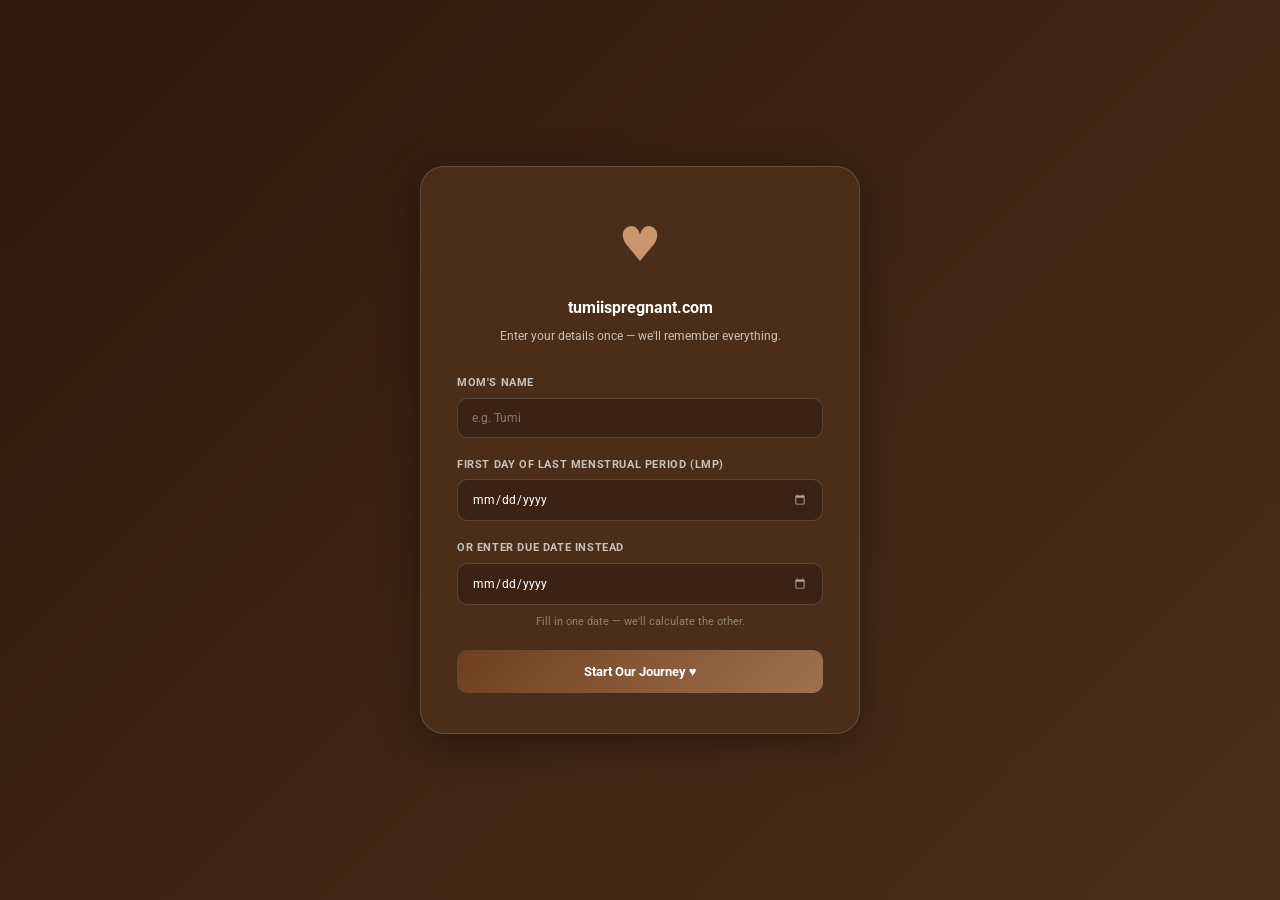
<file: index.html>
<!DOCTYPE html>
<html lang="en">
<head>
  <meta charset="UTF-8" />
  <meta name="viewport" content="width=device-width, initial-scale=1.0, viewport-fit=cover" />
  <title>Tumi is Pregnant ♥</title>

  <!-- PWA -->
  <link rel="manifest" href="/manifest.json" />
  <meta name="theme-color" content="#6b3f20" />
  <meta name="apple-mobile-web-app-capable" content="yes" />
  <meta name="apple-mobile-web-app-status-bar-style" content="black-translucent" />
  <meta name="apple-mobile-web-app-title" content="Tumi ♥" />
  <link rel="apple-touch-icon" href="/icon.svg" />
  <link rel="icon" type="image/svg+xml" href="/icon.svg" />

  <!-- SEO / social -->
  <meta name="description" content="Our private pregnancy journey — week tracker, daily wellness log &amp; memories." />
  <meta property="og:title" content="Tumi is Pregnant ♥" />
  <meta property="og:description" content="Our private pregnancy journey tracker." />
  <meta property="og:type" content="website" />

  <link rel="preconnect" href="https://fonts.googleapis.com">
  <link href="https://fonts.googleapis.com/css2?family=Roboto:wght@400;500;700&display=swap" rel="stylesheet">
  <link rel="stylesheet" href="style.css" />
</head>
<body>
<div id="app">

  <!-- ── Setup Screen (shown once) ── -->
  <div id="setup-screen" class="screen hidden">
    <div class="setup-card">
      <div class="heart-icon">♥</div>
      <h1>tumiispregnant.com</h1>
      <p class="subtitle">Enter your details once — we'll remember everything.</p>
      <div class="form-group">
        <label>Mom's name</label>
        <input type="text" id="mom-name-input" placeholder="e.g. Tumi" />
      </div>
      <div class="form-group">
        <label>First day of last menstrual period (LMP)</label>
        <input type="date" id="lmp-input" />
      </div>
      <div class="form-group">
        <label>Or enter due date instead</label>
        <input type="date" id="due-date-input" />
      </div>
      <p class="hint">Fill in one date — we'll calculate the other.</p>
      <button class="btn-primary" onclick="saveSetup()">Start Our Journey ♥</button>
    </div>
  </div>

  <!-- ── Main App ── -->
  <div id="main-app" class="screen hidden">

    <header>
      <div class="header-content">
        <div class="header-left">
          <span class="heart-small">♥</span>
          <span id="header-name">Our Journey</span>
        </div>
        <button class="btn-settings" onclick="showSettings()" title="Settings">⚙</button>
      </div>
    </header>

    <!-- Tab: Today -->
    <div id="tab-today" class="tab-pane">
      <main>
        <section class="progress-banner">
          <div class="week-display">
            <div class="week-number" id="week-number">0</div>
            <div class="week-label">weeks</div>
          </div>
          <div class="day-display">
            <div class="day-number" id="day-number">0</div>
            <div class="day-label">days</div>
          </div>
          <div class="trimester-badge" id="trimester-badge">1st Trimester</div>
        </section>

        <section class="progress-section">
          <div class="progress-track">
            <div class="progress-fill" id="progress-fill"></div>
          </div>
          <div class="progress-labels">
            <span>Week 1</span>
            <span id="days-remaining"></span>
            <span>Week 40</span>
          </div>
        </section>

        <section class="dates-row">
          <div class="date-card">
            <div class="date-card-label">Due Date</div>
            <div class="date-card-value" id="due-date-display">—</div>
          </div>
          <div class="date-card">
            <div class="date-card-label">Days Along</div>
            <div class="date-card-value" id="days-along">—</div>
          </div>
          <div class="date-card">
            <div class="date-card-label">Days Left</div>
            <div class="date-card-value" id="days-left">—</div>
          </div>
        </section>

        <section class="milestone-card">
          <div class="milestone-emoji" id="milestone-emoji">🌱</div>
          <div class="milestone-content">
            <h3 id="milestone-title">This week</h3>
            <p id="milestone-text">Loading…</p>
          </div>
        </section>

        <section class="checkin-section">
          <h2>How are you feeling today?</h2>
          <p class="checkin-sub" id="checkin-date-label">Log today's wellness</p>

          <div class="mood-grid">
            <button class="mood-btn" data-mood="great"    onclick="selectMood(this)"><span class="mood-emoji">😄</span><span>Great</span></button>
            <button class="mood-btn" data-mood="good"     onclick="selectMood(this)"><span class="mood-emoji">🙂</span><span>Good</span></button>
            <button class="mood-btn" data-mood="okay"     onclick="selectMood(this)"><span class="mood-emoji">😐</span><span>Okay</span></button>
            <button class="mood-btn" data-mood="tired"    onclick="selectMood(this)"><span class="mood-emoji">😴</span><span>Tired</span></button>
            <button class="mood-btn" data-mood="nauseous" onclick="selectMood(this)"><span class="mood-emoji">🤢</span><span>Nauseous</span></button>
            <button class="mood-btn" data-mood="rough"    onclick="selectMood(this)"><span class="mood-emoji">😞</span><span>Rough Day</span></button>
          </div>

          <div class="symptom-section">
            <label class="symptom-label">Symptoms today (select all that apply)</label>
            <div class="symptom-chips">
              <button class="chip" onclick="toggleChip(this)">Morning sickness</button>
              <button class="chip" onclick="toggleChip(this)">Fatigue</button>
              <button class="chip" onclick="toggleChip(this)">Heartburn</button>
              <button class="chip" onclick="toggleChip(this)">Back pain</button>
              <button class="chip" onclick="toggleChip(this)">Cravings</button>
              <button class="chip" onclick="toggleChip(this)">Headache</button>
              <button class="chip" onclick="toggleChip(this)">Swelling</button>
              <button class="chip" onclick="toggleChip(this)">Insomnia</button>
              <button class="chip" onclick="toggleChip(this)">Kicks felt</button>
              <button class="chip" onclick="toggleChip(this)">Braxton Hicks</button>
            </div>
          </div>

          <div class="notes-section">
            <label for="notes-input">Notes / thoughts for today</label>
            <textarea id="notes-input" placeholder="How was your day? Any moments worth remembering…" rows="3"></textarea>
          </div>

          <button class="btn-primary btn-save" onclick="saveCheckin()">Save Today's Entry ♥</button>
          <div id="save-feedback" class="save-feedback hidden">Entry saved! ✓</div>
        </section>
      </main>
    </div>

    <!-- Tab: Memories -->
    <div id="tab-memories" class="tab-pane hidden">
      <main>
        <div class="memories-header">
          <h2>The First 18 Weeks</h2>
          <p>Answer at your own pace — your answers are saved automatically as you go. These memories will power the summaries for your ObGyn and loved ones.</p>
        </div>
        <div id="retro-form"></div>
        <button class="btn-primary btn-save-retro" onclick="saveRetro()">Save Memories ♥</button>
        <div id="retro-feedback" class="save-feedback hidden">Memories saved! ✓</div>
      </main>
    </div>

    <!-- Tab: Summaries -->
    <div id="tab-summaries" class="tab-pane hidden">
      <main>
        <div class="summary-intro">
          <h2>Your Story, Two Ways</h2>
          <p>Generated from your daily logs and memories. Tap the copy button to share.</p>
        </div>

        <div class="summary-card">
          <div class="summary-card-header">
            <div class="summary-icon">🩺</div>
            <div>
              <h3>What We Tell the ObGyn</h3>
              <p class="summary-desc">Clinical, accurate, complete</p>
            </div>
          </div>
          <div class="summary-body" id="obgyn-summary">Tap "Refresh" to generate.</div>
          <div class="summary-actions">
            <button class="btn-refresh" onclick="renderSummaries()">↻ Refresh</button>
            <button class="btn-copy" onclick="copyText('obgyn-summary')">Copy ↗</button>
          </div>
        </div>

        <div class="summary-card">
          <div class="summary-card-header">
            <div class="summary-icon">💛</div>
            <div>
              <h3>What We Tell Friends &amp; Family</h3>
              <p class="summary-desc">Warm, personal, shareable</p>
            </div>
          </div>
          <div class="summary-body" id="family-summary">Tap "Refresh" to generate.</div>
          <div class="summary-actions">
            <button class="btn-refresh" onclick="renderSummaries()">↻ Refresh</button>
            <button class="btn-copy" onclick="copyText('family-summary')">Copy ↗</button>
          </div>
        </div>
      </main>
    </div>

    <!-- Tab: Journal -->
    <div id="tab-journal" class="tab-pane hidden">
      <main>
        <div class="journal-header">
          <h2>Wellness Journal</h2>
          <p>Your daily check-ins, newest first.</p>
        </div>
        <div id="history-list" class="history-list">
          <p class="empty-state">No entries yet — start logging today!</p>
        </div>
      </main>
    </div>

    <!-- Bottom Nav -->
    <nav class="bottom-nav">
      <button class="nav-btn active" id="nav-today"     onclick="showTab('today')">
        <span class="nav-icon">🏠</span><span>Today</span>
      </button>
      <button class="nav-btn" id="nav-memories"  onclick="showTab('memories')">
        <span class="nav-icon">💭</span><span>Memories</span>
      </button>
      <button class="nav-btn" id="nav-summaries" onclick="showTab('summaries')">
        <span class="nav-icon">📋</span><span>Summaries</span>
      </button>
      <button class="nav-btn" id="nav-journal"   onclick="showTab('journal')">
        <span class="nav-icon">📓</span><span>Journal</span>
      </button>
    </nav>

  </div><!-- /main-app -->

  <!-- Settings Modal -->
  <div id="settings-modal" class="modal hidden">
    <div class="modal-card">
      <h2>Settings</h2>
      <div class="form-group">
        <label>Mom's name</label>
        <input type="text" id="settings-mom-name" />
      </div>
      <div class="form-group">
        <label>First day of LMP</label>
        <input type="date" id="settings-lmp" />
      </div>
      <div class="form-group">
        <label>Due date</label>
        <input type="date" id="settings-due" />
      </div>
      <div class="modal-actions">
        <button class="btn-secondary" onclick="closeSettings()">Cancel</button>
        <button class="btn-primary" onclick="saveSettings()">Save</button>
      </div>
      <button class="btn-danger" onclick="resetApp()">Reset All Data</button>
    </div>
  </div>

</div><!-- /app -->
<script src="app.js"></script>
<script>
  if ('serviceWorker' in navigator) {
    navigator.serviceWorker.register('/sw.js').catch(() => {});
  }
</script>
</body>
</html>
</file>
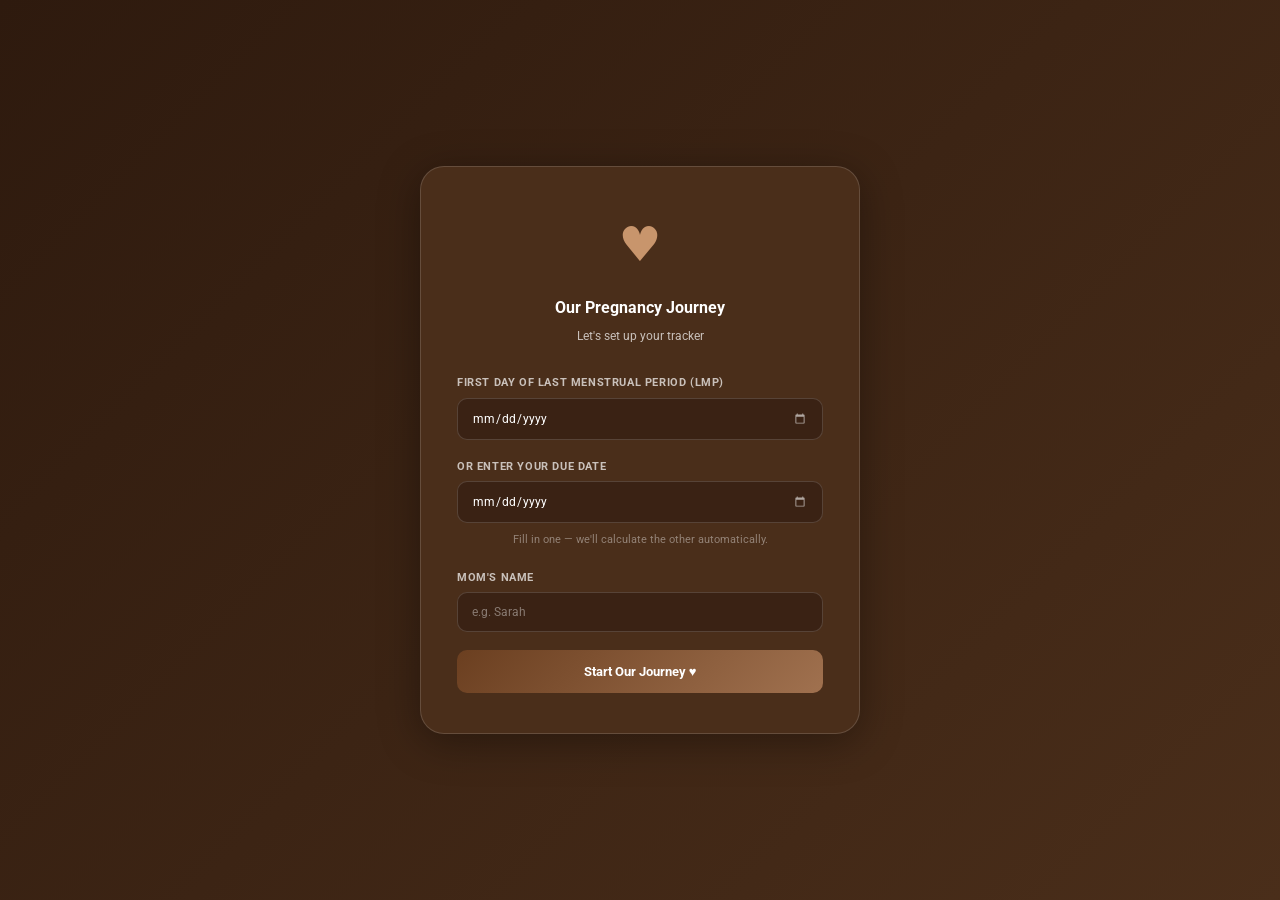
<file: pregnancy-tracker.html>
<!DOCTYPE html>
<html lang="en">
<head>
  <meta charset="UTF-8" />
  <meta name="viewport" content="width=device-width, initial-scale=1.0" />
  <title>Tumi's Pregnancy Journey ♥</title>
  <link rel="preconnect" href="https://fonts.googleapis.com">
  <link href="https://fonts.googleapis.com/css2?family=Roboto:wght@400;500;700&display=swap" rel="stylesheet">
  <style>
*, *::before, *::after { box-sizing: border-box; margin: 0; padding: 0; }

:root {
  --brown-darkest: #1c0f0a;
  --brown-dark:    #2e1a0e;
  --brown-mid:     #4a2e1a;
  --brown-warm:    #6b3f20;
  --brown-accent:  #a0714f;
  --brown-light:   #c8956c;
  --brown-pale:    #3a2214;
  --white:         #ffffff;
  --white-70:      rgba(255,255,255,.70);
  --white-40:      rgba(255,255,255,.40);
  --white-15:      rgba(255,255,255,.15);
  --white-08:      rgba(255,255,255,.08);
  --shadow:        rgba(0,0,0,.35);
  --radius:        16px;
  --radius-sm:     10px;
}

body {
  font-family: 'Roboto', system-ui, sans-serif;
  font-size: 12px;
  background: var(--brown-darkest);
  color: var(--white);
  min-height: 100vh;
  line-height: 1.6;
}

.hidden { display: none !important; }
.screen { min-height: 100vh; }

#setup-screen {
  display: flex; align-items: center; justify-content: center; padding: 24px;
  background: linear-gradient(135deg, var(--brown-dark) 0%, var(--brown-mid) 100%);
}

.setup-card {
  background: var(--brown-mid); border-radius: 24px; padding: 40px 36px;
  width: 100%; max-width: 440px; box-shadow: 0 8px 40px var(--shadow);
  text-align: center; border: 1px solid var(--white-15);
}

.heart-icon { font-size: 48px; color: var(--brown-light); margin-bottom: 12px; animation: heartbeat 1.4s ease infinite; }

@keyframes heartbeat {
  0%, 100% { transform: scale(1); }
  14%       { transform: scale(1.15); }
  28%       { transform: scale(1); }
  42%       { transform: scale(1.1); }
}

.setup-card h1 { font-size: 16px; font-weight: 700; color: var(--white); margin-bottom: 6px; }
.subtitle { color: var(--white-70); margin-bottom: 28px; font-size: 12px; }
.form-group { text-align: left; margin-bottom: 18px; }
.form-group label { display: block; font-size: 11px; font-weight: 700; color: var(--white-70); text-transform: uppercase; letter-spacing: .6px; margin-bottom: 6px; }
.form-group input, .form-group textarea {
  width: 100%; padding: 12px 14px; border: 1.5px solid var(--white-15);
  border-radius: var(--radius-sm); font-size: 12px; color: var(--white);
  background: var(--brown-pale); transition: border-color .2s; outline: none; font-family: 'Roboto', sans-serif;
}
.form-group input::placeholder { color: var(--white-40); }
.form-group input:focus, .form-group textarea:focus { border-color: var(--brown-light); }
input[type="date"]::-webkit-calendar-picker-indicator { filter: invert(1) opacity(.6); cursor: pointer; }
.hint { font-size: 11px; color: var(--white-40); margin-bottom: 20px; margin-top: -10px; }

.btn-primary {
  display: inline-block; width: 100%; padding: 14px;
  background: linear-gradient(135deg, var(--brown-warm) 0%, var(--brown-accent) 100%);
  color: var(--white); border: none; border-radius: var(--radius-sm);
  font-size: 13px; font-weight: 700; cursor: pointer; transition: opacity .2s, transform .1s; font-family: 'Roboto', sans-serif;
}
.btn-primary:hover  { opacity: .88; }
.btn-primary:active { transform: scale(.98); }

.btn-secondary {
  padding: 12px 20px; background: var(--white-15); color: var(--white);
  border: 1px solid var(--white-15); border-radius: var(--radius-sm);
  font-size: 12px; font-weight: 500; cursor: pointer; font-family: 'Roboto', sans-serif;
}

.btn-danger {
  display: block; width: 100%; margin-top: 16px; padding: 10px;
  background: none; border: 1px solid rgba(255,100,100,.35); border-radius: var(--radius-sm);
  color: #ff8a80; font-size: 12px; cursor: pointer; font-family: 'Roboto', sans-serif;
}
.btn-danger:hover { background: rgba(255,100,100,.1); }

header { background: var(--brown-dark); border-bottom: 1px solid var(--white-15); position: sticky; top: 0; z-index: 10; }
.header-content { max-width: 640px; margin: 0 auto; padding: 16px 20px; display: flex; align-items: center; justify-content: space-between; }
.header-left { display: flex; align-items: center; gap: 8px; font-weight: 700; font-size: 14px; color: var(--white); }
.heart-small { color: var(--brown-light); font-size: 16px; animation: heartbeat 1.4s ease infinite; }
.btn-settings { background: none; border: none; font-size: 18px; cursor: pointer; color: var(--white-70); padding: 4px 8px; border-radius: 8px; transition: background .2s; }
.btn-settings:hover { background: var(--white-08); }

main { max-width: 640px; margin: 0 auto; padding: 20px 16px 60px; display: flex; flex-direction: column; gap: 20px; }

.progress-banner {
  background: linear-gradient(135deg, var(--brown-warm) 0%, var(--brown-accent) 100%);
  border-radius: 20px; padding: 28px 24px; display: flex; align-items: center; justify-content: center; gap: 24px;
  color: var(--white); position: relative; overflow: hidden;
}
.progress-banner::before { content: '♥'; position: absolute; right: 20px; top: 50%; transform: translateY(-50%); font-size: 80px; opacity: .12; }
.week-display, .day-display { text-align: center; }
.week-number, .day-number { font-size: 52px; font-weight: 700; line-height: 1; }
.week-label, .day-label { font-size: 11px; opacity: .85; font-weight: 500; text-transform: uppercase; letter-spacing: .6px; }
.trimester-badge { position: absolute; top: 14px; right: 16px; background: rgba(255,255,255,.2); border: 1px solid rgba(255,255,255,.35); border-radius: 20px; padding: 4px 12px; font-size: 11px; font-weight: 700; color: var(--white); }

.progress-section { background: var(--brown-mid); border-radius: var(--radius); padding: 18px 20px; box-shadow: 0 2px 12px var(--shadow); border: 1px solid var(--white-08); }
.progress-track { height: 8px; background: var(--white-15); border-radius: 99px; overflow: hidden; margin-bottom: 8px; }
.progress-fill { height: 100%; background: linear-gradient(90deg, var(--brown-warm), var(--brown-light)); border-radius: 99px; transition: width 1s ease; width: 0%; }
.progress-labels { display: flex; justify-content: space-between; font-size: 11px; color: var(--white-70); }

.dates-row { display: grid; grid-template-columns: repeat(3, 1fr); gap: 12px; }
.date-card { background: var(--brown-mid); border-radius: var(--radius); padding: 16px 12px; text-align: center; box-shadow: 0 2px 12px var(--shadow); border: 1px solid var(--white-08); }
.date-card-label { font-size: 10px; font-weight: 700; color: var(--white-70); text-transform: uppercase; letter-spacing: .6px; margin-bottom: 6px; }
.date-card-value { font-size: 13px; font-weight: 700; color: var(--white); }

.milestone-card { background: var(--brown-mid); border-radius: var(--radius); padding: 20px; display: flex; align-items: flex-start; gap: 16px; box-shadow: 0 2px 12px var(--shadow); border-left: 4px solid var(--brown-light); border-top: 1px solid var(--white-08); border-right: 1px solid var(--white-08); border-bottom: 1px solid var(--white-08); }
.milestone-emoji { font-size: 34px; flex-shrink: 0; }
.milestone-content h3 { font-size: 13px; font-weight: 700; margin-bottom: 4px; color: var(--brown-light); }
.milestone-content p  { font-size: 12px; color: var(--white-70); line-height: 1.6; }

.checkin-section { background: var(--brown-mid); border-radius: var(--radius); padding: 24px 20px; box-shadow: 0 2px 12px var(--shadow); border: 1px solid var(--white-08); }
.checkin-section h2 { font-size: 16px; font-weight: 700; margin-bottom: 4px; color: var(--white); }
.checkin-sub { font-size: 12px; color: var(--white-70); margin-bottom: 18px; }

.mood-grid { display: grid; grid-template-columns: repeat(3, 1fr); gap: 10px; margin-bottom: 20px; }
.mood-btn { display: flex; flex-direction: column; align-items: center; gap: 6px; padding: 12px 8px; background: var(--brown-pale); border: 1.5px solid var(--white-15); border-radius: var(--radius-sm); cursor: pointer; transition: all .2s; font-size: 12px; font-weight: 500; color: var(--white); font-family: 'Roboto', sans-serif; }
.mood-btn:hover   { background: var(--brown-warm); border-color: var(--brown-light); }
.mood-btn.selected { background: var(--brown-warm); border-color: var(--brown-light); font-weight: 700; }
.mood-emoji { font-size: 26px; }

.symptom-section { margin-bottom: 18px; }
.symptom-label { display: block; font-size: 11px; font-weight: 700; color: var(--white-70); text-transform: uppercase; letter-spacing: .6px; margin-bottom: 10px; }
.symptom-chips { display: flex; flex-wrap: wrap; gap: 8px; }
.chip { padding: 6px 14px; background: var(--brown-pale); border: 1.5px solid var(--white-15); border-radius: 99px; font-size: 12px; cursor: pointer; transition: all .2s; color: var(--white); font-family: 'Roboto', sans-serif; }
.chip:hover  { border-color: var(--brown-light); }
.chip.active { background: var(--brown-warm); border-color: var(--brown-light); font-weight: 700; }

.notes-section { margin-bottom: 18px; }
.notes-section label { display: block; font-size: 11px; font-weight: 700; color: var(--white-70); text-transform: uppercase; letter-spacing: .6px; margin-bottom: 8px; }
.notes-section textarea { width: 100%; padding: 12px 14px; border: 1.5px solid var(--white-15); border-radius: var(--radius-sm); font-size: 12px; color: var(--white); background: var(--brown-pale); resize: vertical; font-family: 'Roboto', sans-serif; outline: none; transition: border-color .2s; }
.notes-section textarea::placeholder { color: var(--white-40); }
.notes-section textarea:focus { border-color: var(--brown-light); }

.btn-save { margin-top: 4px; }
.save-feedback { text-align: center; color: #a5d6a7; font-weight: 700; font-size: 12px; margin-top: 10px; animation: fadeIn .3s ease; }
@keyframes fadeIn { from { opacity: 0; transform: translateY(-6px); } to { opacity: 1; transform: translateY(0); } }

.history-section { background: var(--brown-mid); border-radius: var(--radius); padding: 24px 20px; box-shadow: 0 2px 12px var(--shadow); border: 1px solid var(--white-08); }
.history-section h2 { font-size: 16px; font-weight: 700; margin-bottom: 16px; color: var(--white); }
.history-list { display: flex; flex-direction: column; gap: 14px; }
.empty-state { color: var(--white-70); font-size: 12px; text-align: center; padding: 20px 0; }
.history-entry { border: 1px solid var(--white-15); border-radius: var(--radius-sm); padding: 14px 16px; background: var(--brown-pale); }
.history-entry-header { display: flex; align-items: center; justify-content: space-between; margin-bottom: 6px; }
.entry-date { font-size: 11px; font-weight: 700; color: var(--white-70); }
.entry-week { font-size: 11px; background: var(--brown-warm); color: var(--white); padding: 2px 8px; border-radius: 99px; font-weight: 700; }
.entry-mood { font-size: 12px; font-weight: 700; margin-bottom: 6px; display: flex; align-items: center; gap: 6px; }
.entry-symptoms { display: flex; flex-wrap: wrap; gap: 5px; margin-bottom: 6px; }
.entry-symptom-chip { font-size: 11px; background: var(--white-15); color: var(--white-70); padding: 2px 8px; border-radius: 99px; }
.entry-notes { font-size: 12px; color: var(--white-70); line-height: 1.5; font-style: italic; }

.modal { position: fixed; inset: 0; background: rgba(0,0,0,.6); z-index: 100; display: flex; align-items: center; justify-content: center; padding: 20px; }
.modal-card { background: var(--brown-mid); border-radius: 20px; padding: 32px 28px; width: 100%; max-width: 420px; box-shadow: 0 8px 40px var(--shadow); border: 1px solid var(--white-15); }
.modal-card h2 { font-size: 16px; font-weight: 700; margin-bottom: 20px; color: var(--white); }
.modal-actions { display: flex; gap: 10px; margin-top: 8px; }
.modal-actions .btn-primary { flex: 1; width: auto; }

@media (max-width: 400px) {
  .progress-banner { padding: 22px 16px; }
  .week-number, .day-number { font-size: 44px; }
  .mood-grid { grid-template-columns: repeat(2, 1fr); }
  .date-card-value { font-size: 12px; }
}
  </style>
</head>
<body>
<div id="app">

  <!-- Setup Screen -->
  <div id="setup-screen" class="screen hidden">
    <div class="setup-card">
      <div class="heart-icon">♥</div>
      <h1>Our Pregnancy Journey</h1>
      <p class="subtitle">Let's set up your tracker</p>
      <div class="form-group">
        <label>First day of last menstrual period (LMP)</label>
        <input type="date" id="lmp-input" />
      </div>
      <div class="form-group">
        <label>Or enter your due date</label>
        <input type="date" id="due-date-input" />
      </div>
      <p class="hint">Fill in one — we'll calculate the other automatically.</p>
      <div class="form-group">
        <label>Mom's name</label>
        <input type="text" id="mom-name-input" placeholder="e.g. Sarah" />
      </div>
      <button class="btn-primary" onclick="saveSetup()">Start Our Journey ♥</button>
    </div>
  </div>

  <!-- Main Dashboard -->
  <div id="dashboard" class="screen hidden">
    <header>
      <div class="header-content">
        <div class="header-left">
          <span class="heart-small">♥</span>
          <span id="header-name">Our Pregnancy Journey</span>
        </div>
        <button class="btn-settings" onclick="showSettings()" title="Settings">⚙</button>
      </div>
    </header>

    <main>
      <section class="progress-banner">
        <div class="week-display">
          <div class="week-number" id="week-number">0</div>
          <div class="week-label">weeks</div>
        </div>
        <div class="day-display">
          <div class="day-number" id="day-number">0</div>
          <div class="day-label">days</div>
        </div>
        <div class="trimester-badge" id="trimester-badge">1st Trimester</div>
      </section>

      <section class="progress-section">
        <div class="progress-track">
          <div class="progress-fill" id="progress-fill"></div>
        </div>
        <div class="progress-labels">
          <span>Week 1</span>
          <span id="days-remaining"></span>
          <span>Week 40</span>
        </div>
      </section>

      <section class="dates-row">
        <div class="date-card">
          <div class="date-card-label">Due Date</div>
          <div class="date-card-value" id="due-date-display">—</div>
        </div>
        <div class="date-card">
          <div class="date-card-label">Days Along</div>
          <div class="date-card-value" id="days-along">—</div>
        </div>
        <div class="date-card">
          <div class="date-card-label">Days Left</div>
          <div class="date-card-value" id="days-left">—</div>
        </div>
      </section>

      <section class="milestone-card">
        <div class="milestone-emoji" id="milestone-emoji">🌱</div>
        <div class="milestone-content">
          <h3 id="milestone-title">This week</h3>
          <p id="milestone-text">Loading milestone…</p>
        </div>
      </section>

      <section class="checkin-section">
        <h2>How are you feeling today?</h2>
        <p class="checkin-sub" id="checkin-date-label">Log today's wellness</p>

        <div class="mood-grid">
          <button class="mood-btn" data-mood="great" onclick="selectMood(this)"><span class="mood-emoji">😄</span><span>Great</span></button>
          <button class="mood-btn" data-mood="good" onclick="selectMood(this)"><span class="mood-emoji">🙂</span><span>Good</span></button>
          <button class="mood-btn" data-mood="okay" onclick="selectMood(this)"><span class="mood-emoji">😐</span><span>Okay</span></button>
          <button class="mood-btn" data-mood="tired" onclick="selectMood(this)"><span class="mood-emoji">😴</span><span>Tired</span></button>
          <button class="mood-btn" data-mood="nauseous" onclick="selectMood(this)"><span class="mood-emoji">🤢</span><span>Nauseous</span></button>
          <button class="mood-btn" data-mood="rough" onclick="selectMood(this)"><span class="mood-emoji">😞</span><span>Rough Day</span></button>
        </div>

        <div class="symptom-section">
          <label class="symptom-label">Any symptoms today? (select all that apply)</label>
          <div class="symptom-chips">
            <button class="chip" onclick="toggleChip(this)">Morning sickness</button>
            <button class="chip" onclick="toggleChip(this)">Fatigue</button>
            <button class="chip" onclick="toggleChip(this)">Heartburn</button>
            <button class="chip" onclick="toggleChip(this)">Back pain</button>
            <button class="chip" onclick="toggleChip(this)">Cravings</button>
            <button class="chip" onclick="toggleChip(this)">Headache</button>
            <button class="chip" onclick="toggleChip(this)">Swelling</button>
            <button class="chip" onclick="toggleChip(this)">Insomnia</button>
            <button class="chip" onclick="toggleChip(this)">Kicks felt</button>
            <button class="chip" onclick="toggleChip(this)">Braxton Hicks</button>
          </div>
        </div>

        <div class="notes-section">
          <label for="notes-input">Notes / thoughts for today</label>
          <textarea id="notes-input" placeholder="How was your day? Any moments worth remembering…" rows="3"></textarea>
        </div>

        <button class="btn-primary btn-save" onclick="saveCheckin()">Save Today's Entry ♥</button>
        <div id="save-feedback" class="save-feedback hidden">Entry saved! ✓</div>
      </section>

      <section class="history-section">
        <h2>Wellness Journal</h2>
        <div id="history-list" class="history-list">
          <p class="empty-state">No entries yet — start logging today!</p>
        </div>
      </section>
    </main>
  </div>

  <!-- Settings Modal -->
  <div id="settings-modal" class="modal hidden">
    <div class="modal-card">
      <h2>Settings</h2>
      <div class="form-group">
        <label>Mom's name</label>
        <input type="text" id="settings-mom-name" />
      </div>
      <div class="form-group">
        <label>First day of LMP</label>
        <input type="date" id="settings-lmp" />
      </div>
      <div class="form-group">
        <label>Due date</label>
        <input type="date" id="settings-due" />
      </div>
      <div class="modal-actions">
        <button class="btn-secondary" onclick="closeSettings()">Cancel</button>
        <button class="btn-primary" onclick="saveSettings()">Save Changes</button>
      </div>
      <button class="btn-danger" onclick="resetApp()">Reset All Data</button>
    </div>
  </div>

</div>
<script>
'use strict';

const STORE = {
  get: k => { try { return JSON.parse(localStorage.getItem(k)); } catch { return null; } },
  set: (k, v) => localStorage.setItem(k, JSON.stringify(v)),
  del: k => localStorage.removeItem(k),
};

const MILESTONES = {
  4:  { emoji: '🌱', title: 'Week 4 – Implantation', text: 'The fertilised egg has nestled into the uterine lining. The placenta and amniotic sac are beginning to form.' },
  5:  { emoji: '🫀', title: 'Week 5 – Heart forming', text: 'The neural tube (future brain & spinal cord) is developing. A tiny heart has started beating!' },
  6:  { emoji: '💗', title: 'Week 6 – Heartbeat', text: 'Baby\'s heart is beating about 110 times per minute. Tiny arm and leg buds are visible.' },
  7:  { emoji: '🧠', title: 'Week 7 – Brain growth', text: 'Baby\'s brain is growing rapidly. Facial features — eyes, nostrils and ears — are taking shape.' },
  8:  { emoji: '🫘', title: 'Week 8 – Bean-sized', text: 'Baby is about the size of a kidney bean. Fingers and toes are beginning to separate.' },
  9:  { emoji: '🍇', title: 'Week 9 – Grape-sized', text: 'All essential organs are in place. Baby can make small movements, though you can\'t feel them yet.' },
  10: { emoji: '🍓', title: 'Week 10 – Strawberry', text: 'Baby is now officially called a fetus. Tiny bones are starting to harden.' },
  11: { emoji: '🫒', title: 'Week 11 – Olive-sized', text: 'Baby\'s organs are fully formed and growing. Fingers and toes are no longer webbed.' },
  12: { emoji: '🍋', title: 'Week 12 – Lemon', text: 'End of first trimester! Risk of miscarriage drops significantly. Baby can open and close fists.' },
  13: { emoji: '🍑', title: 'Week 13 – Peach', text: 'Welcome to the second trimester! Fingerprints are forming on baby\'s tiny fingertips.' },
  14: { emoji: '🍊', title: 'Week 14 – Navel orange', text: 'Baby can squint, frown and grimace. The kidneys are producing urine.' },
  15: { emoji: '🍏', title: 'Week 15 – Apple', text: 'Baby is forming taste buds. You may start to feel the first flutters of movement (quickening).' },
  16: { emoji: '🥑', title: 'Week 16 – Avocado', text: 'Baby\'s ears are developed enough to hear your voice. The backbone and muscles are strengthening.' },
  17: { emoji: '🍐', title: 'Week 17 – Pear', text: 'Baby is putting on fat deposits to keep warm. Sweat glands are forming.' },
  18: { emoji: '🥭', title: 'Week 18 – Mango', text: 'This is a common week for the anatomy ultrasound! Baby\'s nervous system is maturing rapidly.' },
  19: { emoji: '🫑', title: 'Week 19 – Heirloom tomato', text: 'Baby is developing a waxy protective coating called vernix. You may feel kicks more regularly now.' },
  20: { emoji: '🍌', title: 'Week 20 – Banana', text: 'Halfway there! Baby can hear sounds from outside the womb. Their senses are developing quickly.' },
  21: { emoji: '🥕', title: 'Week 21 – Carrot', text: 'Baby\'s digestive system is practicing swallowing amniotic fluid. You\'ll feel stronger kicks soon.' },
  22: { emoji: '🌽', title: 'Week 22 – Corn on the cob', text: 'Baby\'s lips and eyebrows are distinct. They may suck their thumb in there.' },
  23: { emoji: '🍆', title: 'Week 23 – Eggplant', text: 'Baby is gaining weight steadily. Their skin is still somewhat transparent but filling out.' },
  24: { emoji: '🌽', title: 'Week 24 – Ear of corn', text: 'Baby reaches a major viability milestone. Lungs are developing the surfactant needed to breathe.' },
  25: { emoji: '🥦', title: 'Week 25 – Cauliflower', text: 'Baby responds to touch and may startle at loud sounds. Hair, eyebrows and eyelashes are present.' },
  26: { emoji: '🥬', title: 'Week 26 – Kale', text: 'Baby\'s eyes are forming and will soon open. Brain activity is increasing rapidly.' },
  27: { emoji: '🥒', title: 'Week 27 – Cucumber', text: 'End of second trimester approaching! Baby sleeps and wakes in regular cycles.' },
  28: { emoji: '🫛', title: 'Week 28 – Start of 3rd Trimester', text: 'Third trimester begins! Baby can blink and has eyelashes. Brain is forming grooves and indentations.' },
  29: { emoji: '🍠', title: 'Week 29 – Butternut squash', text: 'Baby is kicking and stretching regularly. Muscles and lungs are maturing for life outside.' },
  30: { emoji: '🎃', title: 'Week 30 – Cabbage', text: 'Baby is about 15 inches long. They\'re storing fat and the lanugo (fine hair) is starting to disappear.' },
  31: { emoji: '🥥', title: 'Week 31 – Coconut', text: 'Baby\'s brain and nerves are directing all bodily functions. They\'re practicing breathing movements.' },
  32: { emoji: '🫐', title: 'Week 32 – Jicama', text: 'Baby has toenails, fingernails and real hair! They\'re head-down in most cases now.' },
  33: { emoji: '🍍', title: 'Week 33 – Pineapple', text: 'Baby\'s bones are hardening (except the skull, which stays soft for delivery). Their immune system is developing.' },
  34: { emoji: '🎾', title: 'Week 34 – Cantaloupe', text: 'Baby is considered "late preterm." The central nervous system and lungs are nearly mature.' },
  35: { emoji: '🏈', title: 'Week 35 – Honeydew', text: 'Most of the development is complete. Baby is gaining about half a pound per week now.' },
  36: { emoji: '🥗', title: 'Week 36 – Head of lettuce', text: 'Baby may "drop" into the pelvis (lightening). You might breathe easier but feel more pressure below.' },
  37: { emoji: '✅', title: 'Week 37 – Full term!', text: 'Baby is considered early term. They\'re likely in position for birth. Final organ systems are maturing.' },
  38: { emoji: '🌟', title: 'Week 38 – Watermelon', text: 'Baby is fully developed and ready to meet you! Most of the vernix has disappeared.' },
  39: { emoji: '💫', title: 'Week 39 – Almost!', text: 'Brain is still rapidly developing. Baby could arrive any day — watch for signs of labor!' },
  40: { emoji: '🎉', title: 'Week 40 – Due week!', text: 'You\'ve made it to your due date! Every day is a waiting game now. Baby will arrive on their own schedule.' },
};

function getMilestone(week) {
  if (week < 4) return { emoji: '🤰', title: 'Very early days', text: 'You\'re in the earliest days of pregnancy. The journey is just beginning!' };
  if (week > 40) return { emoji: '👶', title: 'Past due date', text: 'You\'ve passed your due date — baby is taking their time! Stay in close contact with your care team.' };
  for (let w = week; w >= 4; w--) {
    if (MILESTONES[w]) return MILESTONES[w];
  }
  return { emoji: '🌱', title: `Week ${week}`, text: 'Growing and thriving!' };
}

function today() { const d = new Date(); d.setHours(0,0,0,0); return d; }

function parseDate(str) {
  if (!str) return null;
  const [y,m,d] = str.split('-').map(Number);
  return new Date(y, m-1, d);
}

function formatDate(date) {
  if (!date) return '—';
  return date.toLocaleDateString('en-US', { month: 'short', day: 'numeric', year: 'numeric' });
}

function formatDateKey(date) {
  const y = date.getFullYear();
  const m = String(date.getMonth()+1).padStart(2,'0');
  const d = String(date.getDate()).padStart(2,'0');
  return `${y}-${m}-${d}`;
}

function lmpFromDue(dueDate) { const d = new Date(dueDate); d.setDate(d.getDate()-280); return d; }
function dueFromLmp(lmpDate) { const d = new Date(lmpDate); d.setDate(d.getDate()+280); return d; }

function calcPregnancy(lmpDate) {
  const now = today();
  const totalDays = Math.floor((now - lmpDate) / 86400000);
  const week = Math.floor(totalDays / 7);
  const dayOfWeek = totalDays % 7;
  const dueDate = dueFromLmp(lmpDate);
  const daysLeft = Math.max(0, Math.floor((dueDate - now) / 86400000));
  const progress = Math.min(100, Math.max(0, (totalDays / 280) * 100));
  return { week, dayOfWeek, totalDays, daysLeft, dueDate, progress };
}

function trimesterLabel(week) {
  if (week < 14) return '1st Trimester';
  if (week < 28) return '2nd Trimester';
  return '3rd Trimester';
}

let selectedMood = null;
function getConfig()   { return STORE.get('pg_config'); }
function getCheckins() { return STORE.get('pg_checkins') || {}; }

document.addEventListener('DOMContentLoaded', () => {
  const cfg = getConfig();
  if (!cfg || !cfg.lmp) {
    showScreen('setup-screen');
    document.getElementById('lmp-input').max = formatDateKey(today());
    document.getElementById('lmp-input').addEventListener('change', e => {
      if (e.target.value) document.getElementById('due-date-input').value = formatDateKey(dueFromLmp(parseDate(e.target.value)));
    });
    document.getElementById('due-date-input').addEventListener('change', e => {
      if (e.target.value) document.getElementById('lmp-input').value = formatDateKey(lmpFromDue(parseDate(e.target.value)));
    });
  } else {
    showDashboard(cfg);
  }
});

function showScreen(id) {
  ['setup-screen','dashboard'].forEach(s => { const el = document.getElementById(s); if (el) el.classList.add('hidden'); });
  document.getElementById(id).classList.remove('hidden');
}

function saveSetup() {
  const lmpVal = document.getElementById('lmp-input').value;
  const dueVal = document.getElementById('due-date-input').value;
  const name   = document.getElementById('mom-name-input').value.trim();
  if (!lmpVal && !dueVal) { alert('Please enter either your LMP or due date to continue.'); return; }
  const lmpDate = lmpVal ? parseDate(lmpVal) : lmpFromDue(parseDate(dueVal));
  const cfg = { lmp: formatDateKey(lmpDate), name: name || 'Mama' };
  STORE.set('pg_config', cfg);
  showDashboard(cfg);
}

function showDashboard(cfg) {
  showScreen('dashboard');
  const lmpDate = parseDate(cfg.lmp);
  const { week, dayOfWeek, totalDays, daysLeft, dueDate, progress } = calcPregnancy(lmpDate);

  document.getElementById('header-name').textContent = cfg.name ? `${cfg.name}'s Journey` : 'Our Pregnancy Journey';
  document.getElementById('week-number').textContent = week;
  document.getElementById('day-number').textContent  = dayOfWeek;
  document.getElementById('trimester-badge').textContent = trimesterLabel(week);
  document.getElementById('progress-fill').style.width = `${progress.toFixed(1)}%`;
  document.getElementById('days-remaining').textContent = `${Math.round(progress)}% complete`;
  document.getElementById('due-date-display').textContent = formatDate(dueDate);
  document.getElementById('days-along').textContent = `${totalDays}`;
  document.getElementById('days-left').textContent  = daysLeft > 0 ? `${daysLeft}` : 'Here! 🎉';

  const ms = getMilestone(week);
  document.getElementById('milestone-emoji').textContent = ms.emoji;
  document.getElementById('milestone-title').textContent = ms.title;
  document.getElementById('milestone-text').textContent  = ms.text;

  document.getElementById('checkin-date-label').textContent =
    `Logging for ${today().toLocaleDateString('en-US', { weekday: 'long', month: 'long', day: 'numeric' })} · Week ${week}, Day ${dayOfWeek}`;

  const checkins = getCheckins();
  const todayStr = formatDateKey(today());
  if (checkins[todayStr]) prefillCheckin(checkins[todayStr]);
  renderHistory();
}

function prefillCheckin(entry) {
  if (entry.mood) {
    const btn = document.querySelector(`.mood-btn[data-mood="${entry.mood}"]`);
    if (btn) { selectedMood = entry.mood; btn.classList.add('selected'); }
  }
  (entry.symptoms || []).forEach(sym => {
    document.querySelectorAll('.chip').forEach(c => { if (c.textContent.trim() === sym) c.classList.add('active'); });
  });
  if (entry.notes) document.getElementById('notes-input').value = entry.notes;
}

function selectMood(btn) {
  document.querySelectorAll('.mood-btn').forEach(b => b.classList.remove('selected'));
  btn.classList.add('selected');
  selectedMood = btn.dataset.mood;
}

function toggleChip(chip) { chip.classList.toggle('active'); }

function saveCheckin() {
  if (!selectedMood) { alert('Please select how you\'re feeling before saving.'); return; }
  const cfg = getConfig();
  const { week, dayOfWeek } = calcPregnancy(parseDate(cfg.lmp));
  const todayStr = formatDateKey(today());
  const symptoms = [];
  document.querySelectorAll('.chip.active').forEach(c => symptoms.push(c.textContent.trim()));
  const entry = { date: todayStr, week, dayOfWeek, mood: selectedMood, symptoms, notes: document.getElementById('notes-input').value.trim() };
  const checkins = getCheckins();
  checkins[todayStr] = entry;
  STORE.set('pg_checkins', checkins);
  const fb = document.getElementById('save-feedback');
  fb.classList.remove('hidden');
  setTimeout(() => fb.classList.add('hidden'), 3000);
  renderHistory();
}

const MOOD_DISPLAY = {
  great:    { emoji: '😄', label: 'Great' },
  good:     { emoji: '🙂', label: 'Good' },
  okay:     { emoji: '😐', label: 'Okay' },
  tired:    { emoji: '😴', label: 'Tired' },
  nauseous: { emoji: '🤢', label: 'Nauseous' },
  rough:    { emoji: '😞', label: 'Rough Day' },
};

function renderHistory() {
  const checkins = getCheckins();
  const list = document.getElementById('history-list');
  const keys = Object.keys(checkins).sort((a,b) => b.localeCompare(a));
  if (keys.length === 0) { list.innerHTML = '<p class="empty-state">No entries yet — start logging today!</p>'; return; }
  list.innerHTML = keys.map(key => {
    const e = checkins[key];
    const d = parseDate(key);
    const dateLabel = d.toLocaleDateString('en-US', { weekday: 'short', month: 'short', day: 'numeric', year: 'numeric' });
    const mood = MOOD_DISPLAY[e.mood] || { emoji: '😐', label: e.mood };
    const symptomsHtml = (e.symptoms||[]).map(s => `<span class="entry-symptom-chip">${s}</span>`).join('');
    const notesHtml = e.notes ? `<div class="entry-notes">"${e.notes}"</div>` : '';
    return `<div class="history-entry">
      <div class="history-entry-header">
        <span class="entry-date">${dateLabel}</span>
        <span class="entry-week">Week ${e.week}, Day ${e.dayOfWeek}</span>
      </div>
      <div class="entry-mood">${mood.emoji} ${mood.label}</div>
      ${symptomsHtml ? `<div class="entry-symptoms">${symptomsHtml}</div>` : ''}
      ${notesHtml}
    </div>`;
  }).join('');
}

function showSettings() {
  const cfg = getConfig();
  if (cfg) {
    document.getElementById('settings-mom-name').value = cfg.name || '';
    document.getElementById('settings-lmp').value = cfg.lmp || '';
    document.getElementById('settings-due').value = cfg.lmp ? formatDateKey(dueFromLmp(parseDate(cfg.lmp))) : '';
  }
  document.getElementById('settings-modal').classList.remove('hidden');
  document.getElementById('settings-lmp').oninput = e => {
    if (e.target.value) document.getElementById('settings-due').value = formatDateKey(dueFromLmp(parseDate(e.target.value)));
  };
  document.getElementById('settings-due').oninput = e => {
    if (e.target.value) document.getElementById('settings-lmp').value = formatDateKey(lmpFromDue(parseDate(e.target.value)));
  };
}

function closeSettings() { document.getElementById('settings-modal').classList.add('hidden'); }

function saveSettings() {
  const name = document.getElementById('settings-mom-name').value.trim();
  const lmpVal = document.getElementById('settings-lmp').value;
  if (!lmpVal) { alert('Please enter an LMP or due date.'); return; }
  const cfg = { lmp: lmpVal, name: name || 'Mama' };
  STORE.set('pg_config', cfg);
  closeSettings();
  showDashboard(cfg);
}

function resetApp() {
  if (!confirm('This will delete all your data including the entire wellness journal. Are you sure?')) return;
  STORE.del('pg_config');
  STORE.del('pg_checkins');
  closeSettings();
  location.reload();
}
</script>
</body>
</html>
</file>
<file: style.css>
@import url('https://fonts.googleapis.com/css2?family=Roboto:wght@400;500;700&display=swap');

*, *::before, *::after { box-sizing: border-box; margin: 0; padding: 0; }

:root {
  --brown-darkest: #1c0f0a;
  --brown-dark:    #2e1a0e;
  --brown-mid:     #4a2e1a;
  --brown-warm:    #6b3f20;
  --brown-accent:  #a0714f;
  --brown-light:   #c8956c;
  --brown-pale:    #3a2214;
  --white:         #ffffff;
  --white-70:      rgba(255,255,255,.70);
  --white-40:      rgba(255,255,255,.40);
  --white-15:      rgba(255,255,255,.15);
  --white-08:      rgba(255,255,255,.08);
  --shadow:        rgba(0,0,0,.35);
  --radius:        16px;
  --radius-sm:     10px;
  --nav-h:         68px;
}

body {
  font-family: 'Roboto', system-ui, sans-serif;
  font-size: 12px;
  background: var(--brown-darkest);
  color: var(--white);
  min-height: 100vh;
  line-height: 1.6;
}

.hidden { display: none !important; }
.screen { min-height: 100vh; }

/* ── Setup ── */
#setup-screen {
  display: flex; align-items: center; justify-content: center; padding: 24px;
  background: linear-gradient(135deg, var(--brown-dark) 0%, var(--brown-mid) 100%);
}

.setup-card {
  background: var(--brown-mid); border-radius: 24px; padding: 40px 36px;
  width: 100%; max-width: 440px; box-shadow: 0 8px 40px var(--shadow);
  text-align: center; border: 1px solid var(--white-15);
}

.heart-icon { font-size: 48px; color: var(--brown-light); margin-bottom: 12px; animation: heartbeat 1.4s ease infinite; }

@keyframes heartbeat {
  0%, 100% { transform: scale(1); }
  14%       { transform: scale(1.15); }
  28%       { transform: scale(1); }
  42%       { transform: scale(1.1); }
}

.setup-card h1 { font-size: 16px; font-weight: 700; margin-bottom: 6px; }
.subtitle { color: var(--white-70); margin-bottom: 28px; font-size: 12px; }

/* ── Form Elements ── */
.form-group { text-align: left; margin-bottom: 18px; }
.form-group label {
  display: block; font-size: 11px; font-weight: 700; color: var(--white-70);
  text-transform: uppercase; letter-spacing: .6px; margin-bottom: 6px;
}
.form-group input, .form-group textarea {
  width: 100%; padding: 12px 14px; border: 1.5px solid var(--white-15);
  border-radius: var(--radius-sm); font-size: 12px; color: var(--white);
  background: var(--brown-pale); transition: border-color .2s; outline: none;
  font-family: 'Roboto', sans-serif;
}
.form-group input::placeholder,
.form-group textarea::placeholder { color: var(--white-40); }
.form-group input:focus,
.form-group textarea:focus { border-color: var(--brown-light); }
input[type="date"]::-webkit-calendar-picker-indicator { filter: invert(1) opacity(.6); cursor: pointer; }
.hint { font-size: 11px; color: var(--white-40); margin-bottom: 20px; margin-top: -10px; }

/* ── Buttons ── */
.btn-primary {
  display: inline-block; width: 100%; padding: 14px;
  background: linear-gradient(135deg, var(--brown-warm), var(--brown-accent));
  color: var(--white); border: none; border-radius: var(--radius-sm);
  font-size: 13px; font-weight: 700; cursor: pointer; transition: opacity .2s, transform .1s;
  font-family: 'Roboto', sans-serif;
}
.btn-primary:hover  { opacity: .88; }
.btn-primary:active { transform: scale(.98); }

.btn-secondary {
  padding: 12px 20px; background: var(--white-15); color: var(--white);
  border: 1px solid var(--white-15); border-radius: var(--radius-sm);
  font-size: 12px; font-weight: 500; cursor: pointer; font-family: 'Roboto', sans-serif;
}

.btn-danger {
  display: block; width: 100%; margin-top: 16px; padding: 10px;
  background: none; border: 1px solid rgba(255,100,100,.35); border-radius: var(--radius-sm);
  color: #ff8a80; font-size: 12px; cursor: pointer; font-family: 'Roboto', sans-serif;
}
.btn-danger:hover { background: rgba(255,100,100,.1); }

/* ── Header ── */
header {
  background: var(--brown-dark); border-bottom: 1px solid var(--white-15);
  position: sticky; top: 0; z-index: 10;
}
.header-content {
  max-width: 640px; margin: 0 auto; padding: 16px 20px;
  display: flex; align-items: center; justify-content: space-between;
}
.header-left { display: flex; align-items: center; gap: 8px; font-weight: 700; font-size: 14px; }
.heart-small { color: var(--brown-light); font-size: 16px; animation: heartbeat 1.4s ease infinite; }
.btn-settings {
  background: none; border: none; font-size: 18px; cursor: pointer;
  color: var(--white-70); padding: 4px 8px; border-radius: 8px; transition: background .2s;
}
.btn-settings:hover { background: var(--white-08); }

/* ── Tab Panes ── */
.tab-pane { padding-bottom: calc(var(--nav-h) + 16px); }

main {
  max-width: 640px; margin: 0 auto; padding: 20px 16px;
  display: flex; flex-direction: column; gap: 20px;
}

/* ── Bottom Nav ── */
.bottom-nav {
  position: fixed; bottom: 0; left: 0; right: 0;
  height: var(--nav-h);
  background: var(--brown-dark);
  border-top: 1px solid var(--white-15);
  display: flex; align-items: center; justify-content: space-around;
  z-index: 20;
  padding-bottom: env(safe-area-inset-bottom);
}

.nav-btn {
  display: flex; flex-direction: column; align-items: center; gap: 3px;
  background: none; border: none; color: var(--white-40); cursor: pointer;
  font-size: 10px; font-weight: 500; padding: 8px 16px; border-radius: 12px;
  transition: all .2s; font-family: 'Roboto', sans-serif;
  min-width: 64px;
}
.nav-btn .nav-icon { font-size: 20px; }
.nav-btn:hover { color: var(--white-70); background: var(--white-08); }
.nav-btn.active { color: var(--brown-light); }
.nav-btn.active .nav-icon { filter: none; }

/* ── Progress Banner ── */
.progress-banner {
  background: linear-gradient(135deg, var(--brown-warm), var(--brown-accent));
  border-radius: 20px; padding: 28px 24px;
  display: flex; align-items: center; justify-content: center; gap: 24px;
  position: relative; overflow: hidden;
}
.progress-banner::before {
  content: '♥'; position: absolute; right: 20px; top: 50%; transform: translateY(-50%);
  font-size: 80px; opacity: .12;
}
.week-display, .day-display { text-align: center; }
.week-number, .day-number { font-size: 52px; font-weight: 700; line-height: 1; }
.week-label, .day-label { font-size: 11px; opacity: .85; font-weight: 500; text-transform: uppercase; letter-spacing: .6px; }
.trimester-badge {
  position: absolute; top: 14px; right: 16px;
  background: rgba(255,255,255,.2); border: 1px solid rgba(255,255,255,.3);
  border-radius: 20px; padding: 4px 12px; font-size: 11px; font-weight: 700;
}

/* ── Progress Bar ── */
.progress-section {
  background: var(--brown-mid); border-radius: var(--radius); padding: 18px 20px;
  border: 1px solid var(--white-08);
}
.progress-track { height: 8px; background: var(--white-15); border-radius: 99px; overflow: hidden; margin-bottom: 8px; }
.progress-fill { height: 100%; background: linear-gradient(90deg, var(--brown-warm), var(--brown-light)); border-radius: 99px; transition: width 1s ease; width: 0%; }
.progress-labels { display: flex; justify-content: space-between; font-size: 11px; color: var(--white-70); }

/* ── Date Cards ── */
.dates-row { display: grid; grid-template-columns: repeat(3, 1fr); gap: 12px; }
.date-card {
  background: var(--brown-mid); border-radius: var(--radius); padding: 16px 12px;
  text-align: center; border: 1px solid var(--white-08);
}
.date-card-label { font-size: 10px; font-weight: 700; color: var(--white-70); text-transform: uppercase; letter-spacing: .6px; margin-bottom: 6px; }
.date-card-value { font-size: 13px; font-weight: 700; }

/* ── Milestone ── */
.milestone-card {
  background: var(--brown-mid); border-radius: var(--radius); padding: 20px;
  display: flex; align-items: flex-start; gap: 16px;
  border-left: 4px solid var(--brown-light); border-top: 1px solid var(--white-08);
  border-right: 1px solid var(--white-08); border-bottom: 1px solid var(--white-08);
}
.milestone-emoji { font-size: 34px; flex-shrink: 0; }
.milestone-content h3 { font-size: 13px; font-weight: 700; margin-bottom: 4px; color: var(--brown-light); }
.milestone-content p  { font-size: 12px; color: var(--white-70); line-height: 1.6; }

/* ── Check-in ── */
.checkin-section {
  background: var(--brown-mid); border-radius: var(--radius); padding: 24px 20px;
  border: 1px solid var(--white-08);
}
.checkin-section h2 { font-size: 16px; font-weight: 700; margin-bottom: 4px; }
.checkin-sub { font-size: 12px; color: var(--white-70); margin-bottom: 18px; }

.mood-grid { display: grid; grid-template-columns: repeat(3, 1fr); gap: 10px; margin-bottom: 20px; }
.mood-btn {
  display: flex; flex-direction: column; align-items: center; gap: 6px;
  padding: 12px 8px; background: var(--brown-pale); border: 1.5px solid var(--white-15);
  border-radius: var(--radius-sm); cursor: pointer; transition: all .2s;
  font-size: 12px; font-weight: 500; color: var(--white); font-family: 'Roboto', sans-serif;
}
.mood-btn:hover    { background: var(--brown-warm); border-color: var(--brown-light); }
.mood-btn.selected { background: var(--brown-warm); border-color: var(--brown-light); font-weight: 700; }
.mood-emoji { font-size: 26px; }

.symptom-section { margin-bottom: 18px; }
.symptom-label { display: block; font-size: 11px; font-weight: 700; color: var(--white-70); text-transform: uppercase; letter-spacing: .6px; margin-bottom: 10px; }
.symptom-chips { display: flex; flex-wrap: wrap; gap: 8px; }
.chip {
  padding: 6px 14px; background: var(--brown-pale); border: 1.5px solid var(--white-15);
  border-radius: 99px; font-size: 12px; cursor: pointer; transition: all .2s;
  color: var(--white); font-family: 'Roboto', sans-serif;
}
.chip:hover  { border-color: var(--brown-light); }
.chip.active { background: var(--brown-warm); border-color: var(--brown-light); font-weight: 700; }

.notes-section { margin-bottom: 18px; }
.notes-section label { display: block; font-size: 11px; font-weight: 700; color: var(--white-70); text-transform: uppercase; letter-spacing: .6px; margin-bottom: 8px; }
.notes-section textarea {
  width: 100%; padding: 12px 14px; border: 1.5px solid var(--white-15);
  border-radius: var(--radius-sm); font-size: 12px; color: var(--white);
  background: var(--brown-pale); resize: vertical; font-family: 'Roboto', sans-serif;
  outline: none; transition: border-color .2s;
}
.notes-section textarea::placeholder { color: var(--white-40); }
.notes-section textarea:focus { border-color: var(--brown-light); }

.btn-save { margin-top: 4px; }
.save-feedback { text-align: center; color: #a5d6a7; font-weight: 700; font-size: 12px; margin-top: 10px; animation: fadeIn .3s ease; }
@keyframes fadeIn { from { opacity: 0; transform: translateY(-6px); } to { opacity: 1; transform: translateY(0); } }

/* ── Memories Tab ── */
.memories-header {
  background: var(--brown-mid); border-radius: var(--radius); padding: 20px;
  border: 1px solid var(--white-08);
}
.memories-header h2 { font-size: 16px; font-weight: 700; margin-bottom: 6px; color: var(--brown-light); }
.memories-header p  { font-size: 12px; color: var(--white-70); line-height: 1.6; }

.retro-group {
  background: var(--brown-mid); border-radius: var(--radius); padding: 20px;
  border: 1px solid var(--white-08); display: flex; flex-direction: column; gap: 20px;
}
.retro-group-title {
  font-size: 13px; font-weight: 700; color: var(--brown-light);
  text-transform: uppercase; letter-spacing: .5px;
  padding-bottom: 12px; border-bottom: 1px solid var(--white-08);
}

.retro-question {}
.retro-question-text {
  font-size: 12px; font-weight: 500; color: var(--white); margin-bottom: 8px; line-height: 1.6;
}
.retro-question-num { color: var(--brown-light); font-weight: 700; margin-right: 4px; }
.retro-textarea {
  width: 100%; padding: 12px 14px; border: 1.5px solid var(--white-15);
  border-radius: var(--radius-sm); font-size: 12px; color: var(--white);
  background: var(--brown-pale); resize: vertical; font-family: 'Roboto', sans-serif;
  outline: none; transition: border-color .2s; min-height: 80px; line-height: 1.6;
}
.retro-textarea::placeholder { color: var(--white-40); }
.retro-textarea:focus { border-color: var(--brown-light); }

.btn-save-retro { margin-top: 4px; }

/* ── Summaries Tab ── */
.summary-intro {
  background: var(--brown-mid); border-radius: var(--radius); padding: 20px;
  border: 1px solid var(--white-08);
}
.summary-intro h2 { font-size: 16px; font-weight: 700; margin-bottom: 6px; }
.summary-intro p  { font-size: 12px; color: var(--white-70); }

.summary-card {
  background: var(--brown-mid); border-radius: var(--radius); padding: 20px;
  border: 1px solid var(--white-08); display: flex; flex-direction: column; gap: 16px;
}

.summary-card-header { display: flex; align-items: flex-start; gap: 14px; }
.summary-icon { font-size: 32px; flex-shrink: 0; }
.summary-card-header h3 { font-size: 14px; font-weight: 700; margin-bottom: 2px; color: var(--brown-light); }
.summary-desc { font-size: 11px; color: var(--white-70); }

.summary-body {
  font-size: 12px; color: var(--white-70); line-height: 1.8;
  background: var(--brown-pale); border-radius: var(--radius-sm);
  padding: 14px; border: 1px solid var(--white-08);
  white-space: pre-wrap; word-break: break-word;
  min-height: 80px;
}

.summary-actions { display: flex; gap: 10px; justify-content: flex-end; }

.btn-refresh, .btn-copy {
  padding: 8px 18px; border-radius: var(--radius-sm);
  font-size: 12px; font-weight: 700; cursor: pointer; transition: all .2s;
  font-family: 'Roboto', sans-serif;
}
.btn-refresh { background: var(--white-08); color: var(--white-70); border: 1px solid var(--white-15); }
.btn-refresh:hover { background: var(--white-15); color: var(--white); }
.btn-copy { background: var(--brown-warm); color: var(--white); border: none; }
.btn-copy:hover { opacity: .85; }
.btn-copy.copied { background: #388e3c; }

/* ── Journal Tab ── */
.journal-header {
  background: var(--brown-mid); border-radius: var(--radius); padding: 20px;
  border: 1px solid var(--white-08);
}
.journal-header h2 { font-size: 16px; font-weight: 700; margin-bottom: 4px; }
.journal-header p  { font-size: 12px; color: var(--white-70); }

.history-list { display: flex; flex-direction: column; gap: 12px; }
.empty-state { color: var(--white-70); font-size: 12px; text-align: center; padding: 32px 0; }

.history-entry {
  border: 1px solid var(--white-15); border-radius: var(--radius-sm);
  padding: 14px 16px; background: var(--brown-pale);
}
.history-entry-header { display: flex; align-items: center; justify-content: space-between; margin-bottom: 6px; }
.entry-date  { font-size: 11px; font-weight: 700; color: var(--white-70); }
.entry-week  { font-size: 11px; background: var(--brown-warm); padding: 2px 8px; border-radius: 99px; font-weight: 700; }
.entry-mood  { font-size: 12px; font-weight: 700; margin-bottom: 6px; display: flex; align-items: center; gap: 6px; }
.entry-symptoms { display: flex; flex-wrap: wrap; gap: 5px; margin-bottom: 6px; }
.entry-symptom-chip { font-size: 11px; background: var(--white-15); color: var(--white-70); padding: 2px 8px; border-radius: 99px; }
.entry-notes { font-size: 12px; color: var(--white-70); line-height: 1.5; font-style: italic; }

/* ── Settings Modal ── */
.modal { position: fixed; inset: 0; background: rgba(0,0,0,.6); z-index: 100; display: flex; align-items: center; justify-content: center; padding: 20px; }
.modal-card {
  background: var(--brown-mid); border-radius: 20px; padding: 32px 28px;
  width: 100%; max-width: 420px; box-shadow: 0 8px 40px var(--shadow); border: 1px solid var(--white-15);
}
.modal-card h2 { font-size: 16px; font-weight: 700; margin-bottom: 20px; }
.modal-actions { display: flex; gap: 10px; margin-top: 8px; }
.modal-actions .btn-primary { flex: 1; width: auto; }

@media (max-width: 400px) {
  .progress-banner { padding: 22px 16px; }
  .week-number, .day-number { font-size: 44px; }
  .mood-grid { grid-template-columns: repeat(2, 1fr); }
  .nav-btn { padding: 8px 10px; min-width: 52px; }
}
</file>
